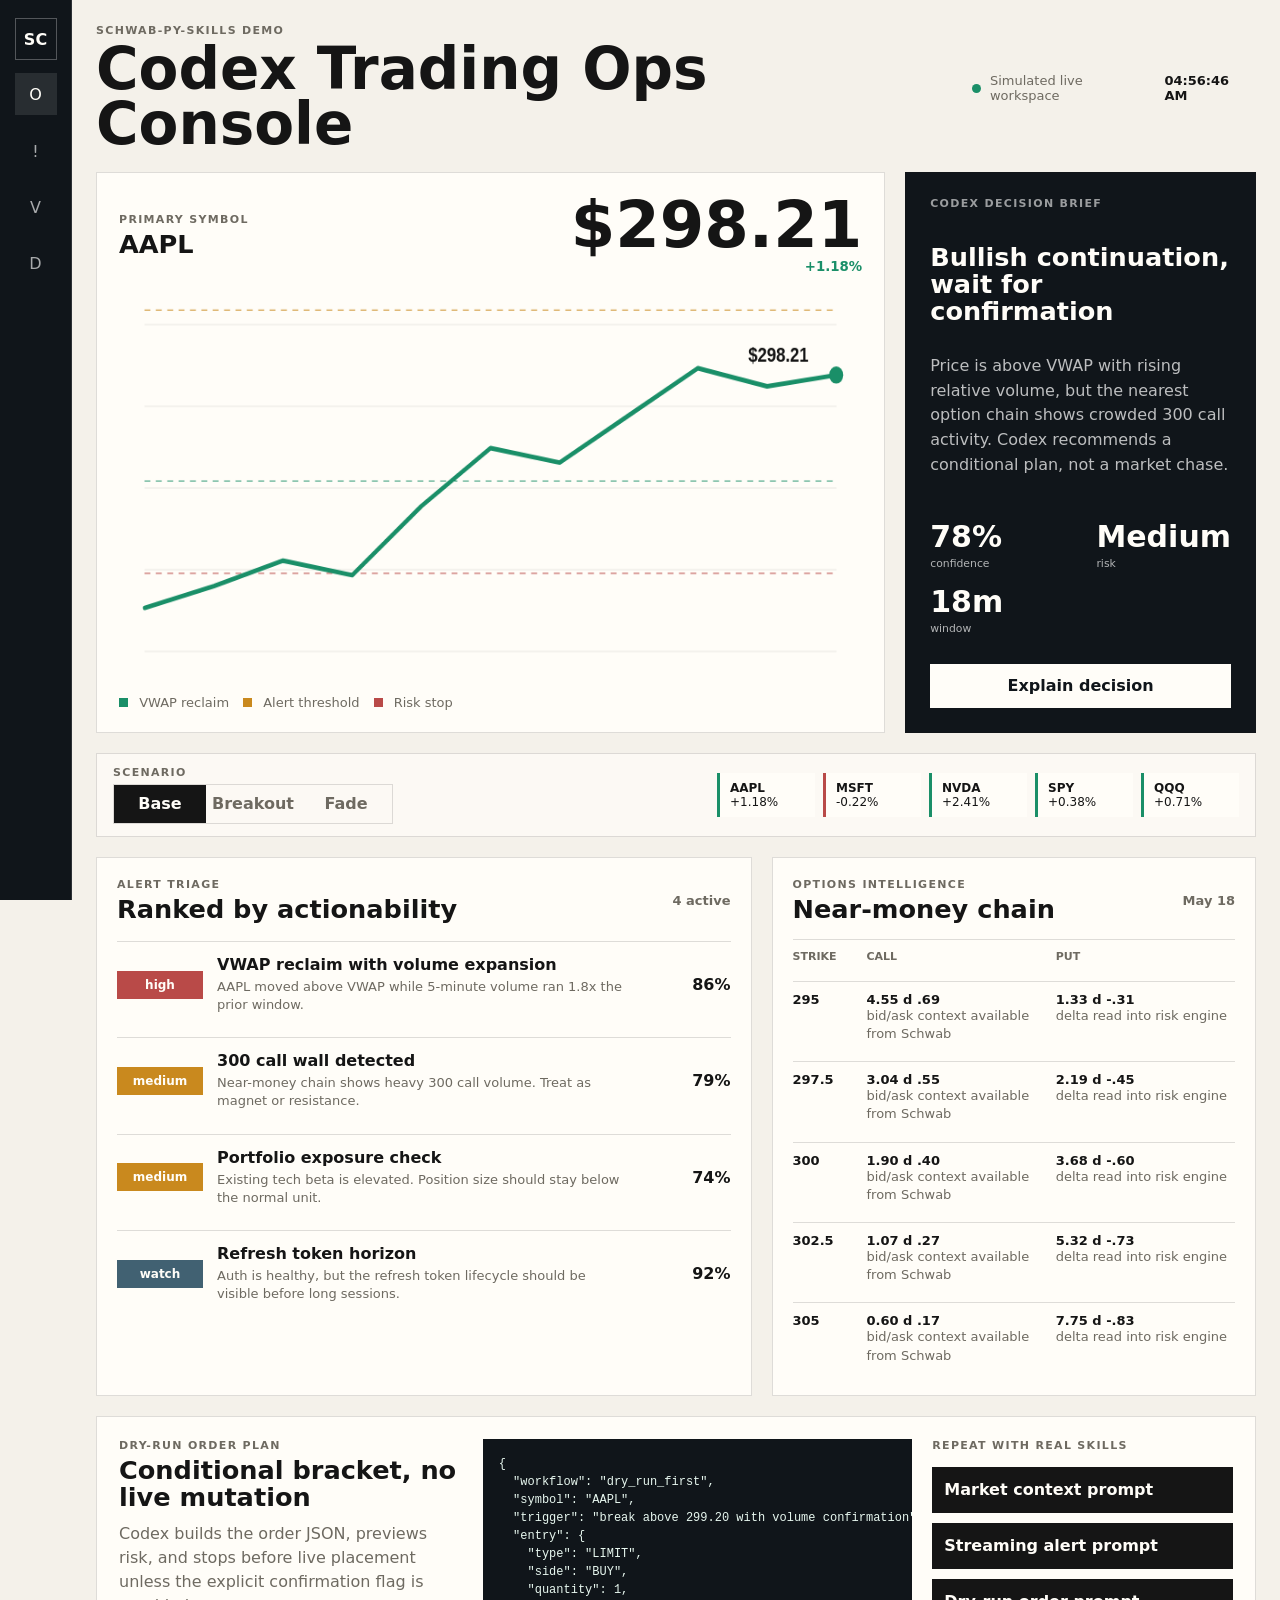
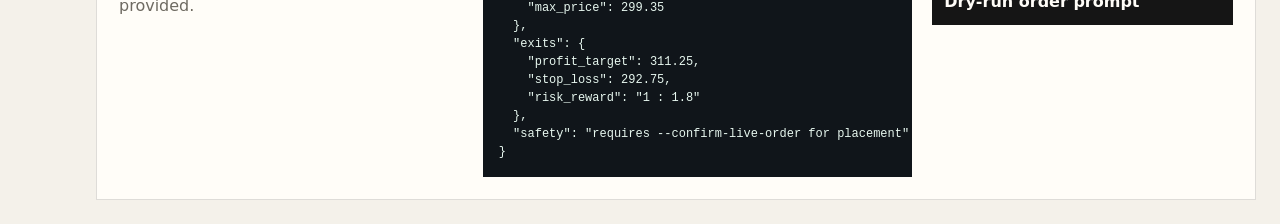
<file: demos/schwab-codex-ops-console/index.html>
<!doctype html>
<html lang="en">
  <head>
    <meta charset="utf-8" />
    <meta name="viewport" content="width=device-width, initial-scale=1" />
    <title>Schwab Codex Ops Console</title>
    <link rel="stylesheet" href="styles.css" />
  </head>
  <body>
    <div class="shell">
      <aside class="rail" aria-label="Workspace navigation">
        <div class="mark">SC</div>
        <button class="railButton active" data-view="overview" title="Overview">O</button>
        <button class="railButton" data-view="alerts" title="Alerts">!</button>
        <button class="railButton" data-view="options" title="Options">V</button>
        <button class="railButton" data-view="orders" title="Dry-run orders">D</button>
      </aside>

      <main class="workspace">
        <header class="topbar">
          <div>
            <p class="eyebrow">schwab-py-skills demo</p>
            <h1>Codex Trading Ops Console</h1>
          </div>
          <div class="statusCluster" aria-label="Session status">
            <span class="pulse"></span>
            <span>Simulated live workspace</span>
            <strong id="clock">--:--:--</strong>
          </div>
        </header>

        <section class="heroGrid" aria-label="Market overview">
          <div class="marketPanel">
            <div class="panelHeader">
              <div>
                <p class="label">Primary symbol</p>
                <h2 id="symbolName">AAPL</h2>
              </div>
              <div class="priceBlock">
                <span id="lastPrice">$298.21</span>
                <small id="priceChange">+1.18%</small>
              </div>
            </div>
            <canvas id="priceChart" width="980" height="420" aria-label="Intraday price chart"></canvas>
            <div class="chartLegend">
              <span><i class="dot green"></i> VWAP reclaim</span>
              <span><i class="dot amber"></i> Alert threshold</span>
              <span><i class="dot red"></i> Risk stop</span>
            </div>
          </div>

          <div class="decisionPanel">
            <p class="label">Codex decision brief</p>
            <h2 id="decisionTitle">Bullish continuation, wait for confirmation</h2>
            <p id="decisionBody">
              Price is above VWAP with rising relative volume, but the nearest option chain
              shows crowded 300 call activity. Codex recommends a conditional plan, not a
              market chase.
            </p>
            <div class="scoreRow">
              <div><span id="confidence">78%</span><small>confidence</small></div>
              <div><span id="riskScore">Medium</span><small>risk</small></div>
              <div><span id="timeWindow">18m</span><small>window</small></div>
            </div>
            <button id="explainButton" class="primaryButton">Explain decision</button>
          </div>
        </section>

        <section class="controlStrip" aria-label="Scenario controls">
          <div>
            <p class="label">Scenario</p>
            <div class="segments" role="tablist" aria-label="Market scenario">
              <button class="segment active" data-scenario="base">Base</button>
              <button class="segment" data-scenario="breakout">Breakout</button>
              <button class="segment" data-scenario="fade">Fade</button>
            </div>
          </div>
          <div class="tickerTape" id="tickerTape" aria-label="Symbol tape"></div>
        </section>

        <section class="opsGrid">
          <section class="signalPane" aria-label="Alert triage">
            <div class="sectionHeader">
              <div>
                <p class="label">Alert triage</p>
                <h2>Ranked by actionability</h2>
              </div>
              <span id="alertCount">4 active</span>
            </div>
            <div id="alerts" class="alerts"></div>
          </section>

          <section class="optionPane" aria-label="Option chain summary">
            <div class="sectionHeader">
              <div>
                <p class="label">Options intelligence</p>
                <h2>Near-money chain</h2>
              </div>
              <span>May 18</span>
            </div>
            <div id="optionsTable" class="optionTable"></div>
          </section>
        </section>

        <section class="planArea" aria-label="Order plan and Codex prompts">
          <div class="planCopy">
            <p class="label">Dry-run order plan</p>
            <h2 id="planTitle">Conditional bracket, no live mutation</h2>
            <p id="planText">
              Codex builds the order JSON, previews risk, and stops before live placement
              unless the explicit confirmation flag is provided.
            </p>
          </div>
          <pre id="orderPlan" class="codeBlock"></pre>
          <div class="promptStack">
            <p class="label">Repeat with real skills</p>
            <button class="copyPrompt" data-prompt="/schwab-market-data get AAPL quote, 5-day price history, option chain near the money, and summarize trade context">
              Market context prompt
            </button>
            <button class="copyPrompt" data-prompt="/schwab-streaming stream AAPL quotes for 60 seconds and alert if price crosses VWAP with rising volume">
              Streaming alert prompt
            </button>
            <button class="copyPrompt" data-prompt="/schwab-orders build a dry-run bracket order for AAPL using the latest quote, 2 percent stop, and 4 percent target">
              Dry-run order prompt
            </button>
          </div>
        </section>
      </main>
    </div>

    <div id="explainDrawer" class="drawer" aria-hidden="true">
      <button id="closeDrawer" class="closeButton" title="Close">x</button>
      <p class="label">Codex reasoning trace</p>
      <h2>How the decision was formed</h2>
      <ol id="reasoningList"></ol>
    </div>

    <div id="toast" class="toast" role="status" aria-live="polite">Prompt copied</div>
    <script src="app.js"></script>
  </body>
</html>
</file>
<file: demos/schwab-codex-ops-console/styles.css>
:root {
  color-scheme: light;
  --paper: #f4f1ea;
  --ink: #151515;
  --muted: #6e6a61;
  --line: rgba(21, 21, 21, 0.14);
  --green: #1a8f68;
  --red: #b94a48;
  --amber: #c9891e;
  --steel: #416172;
  --night: #10151a;
  --white: #fffdf8;
}

* {
  box-sizing: border-box;
}

html {
  min-width: 320px;
}

body {
  margin: 0;
  background: var(--paper);
  color: var(--ink);
  font-family:
    Inter, ui-sans-serif, system-ui, -apple-system, BlinkMacSystemFont, "Segoe UI", sans-serif;
  letter-spacing: 0;
}

button {
  font: inherit;
}

.shell {
  min-height: 100svh;
  display: grid;
  grid-template-columns: 72px minmax(0, 1fr);
}

.rail {
  position: sticky;
  top: 0;
  height: 100svh;
  background: var(--night);
  border-right: 1px solid rgba(255, 255, 255, 0.12);
  display: flex;
  flex-direction: column;
  align-items: center;
  gap: 14px;
  padding: 18px 12px;
}

.mark {
  width: 42px;
  height: 42px;
  display: grid;
  place-items: center;
  color: var(--white);
  border: 1px solid rgba(255, 255, 255, 0.28);
  font-weight: 800;
  letter-spacing: 0;
}

.railButton {
  width: 42px;
  height: 42px;
  border: 0;
  background: transparent;
  color: rgba(255, 255, 255, 0.64);
  cursor: pointer;
  transition:
    background 180ms ease,
    color 180ms ease,
    transform 180ms ease;
}

.railButton:hover,
.railButton.active {
  background: rgba(255, 255, 255, 0.1);
  color: var(--white);
  transform: translateY(-1px);
}

.workspace {
  padding: 24px;
  display: flex;
  flex-direction: column;
  gap: 20px;
}

.topbar,
.panelHeader,
.sectionHeader,
.controlStrip,
.planArea {
  display: flex;
  align-items: center;
  justify-content: space-between;
  gap: 20px;
}

.topbar {
  min-height: 70px;
}

.eyebrow,
.label {
  margin: 0 0 5px;
  color: var(--muted);
  font-size: 11px;
  font-weight: 800;
  letter-spacing: 0.12em;
  text-transform: uppercase;
}

h1,
h2,
p {
  margin: 0;
}

h1 {
  font-size: clamp(30px, 5vw, 58px);
  line-height: 0.95;
  letter-spacing: 0;
}

h2 {
  font-size: clamp(18px, 2vw, 28px);
  line-height: 1.05;
  letter-spacing: 0;
}

.statusCluster {
  min-width: 284px;
  display: inline-flex;
  justify-content: flex-end;
  align-items: center;
  gap: 9px;
  color: var(--muted);
  font-size: 13px;
}

.statusCluster strong {
  color: var(--ink);
  font-variant-numeric: tabular-nums;
}

.pulse {
  width: 9px;
  height: 9px;
  border-radius: 50%;
  background: var(--green);
  box-shadow: 0 0 0 0 rgba(26, 143, 104, 0.45);
  animation: pulse 1.7s infinite;
}

.heroGrid {
  display: grid;
  grid-template-columns: minmax(0, 1.8fr) minmax(280px, 0.8fr);
  gap: 20px;
  align-items: stretch;
}

.marketPanel,
.decisionPanel,
.signalPane,
.optionPane,
.planArea {
  background: var(--white);
  border: 1px solid var(--line);
}

.marketPanel {
  padding: 22px;
}

.decisionPanel {
  padding: 24px;
  display: flex;
  flex-direction: column;
  justify-content: space-between;
  gap: 22px;
  background: var(--night);
  color: var(--white);
}

.decisionPanel .label {
  color: rgba(255, 255, 255, 0.58);
}

#decisionBody {
  color: rgba(255, 255, 255, 0.72);
  line-height: 1.55;
}

.priceBlock {
  text-align: right;
}

.priceBlock span {
  display: block;
  font-size: clamp(34px, 5vw, 70px);
  font-weight: 850;
  letter-spacing: 0;
  line-height: 0.95;
}

.priceBlock small {
  color: var(--green);
  font-weight: 800;
}

canvas {
  width: 100%;
  height: 390px;
  display: block;
  margin-top: 18px;
}

.chartLegend,
.scoreRow {
  display: flex;
  flex-wrap: wrap;
  gap: 14px;
  margin-top: 12px;
  color: var(--muted);
  font-size: 13px;
}

.dot {
  width: 9px;
  height: 9px;
  display: inline-block;
  margin-right: 7px;
}

.green {
  background: var(--green);
}

.amber {
  background: var(--amber);
}

.red {
  background: var(--red);
}

.scoreRow {
  color: rgba(255, 255, 255, 0.68);
  justify-content: space-between;
}

.scoreRow div {
  min-width: 72px;
}

.scoreRow span {
  display: block;
  color: var(--white);
  font-size: 30px;
  font-weight: 850;
}

.scoreRow small {
  display: block;
  margin-top: 3px;
}

.primaryButton,
.segment,
.copyPrompt,
.closeButton {
  border: 0;
  cursor: pointer;
}

.primaryButton {
  height: 44px;
  color: var(--night);
  background: var(--white);
  font-weight: 850;
  transition:
    transform 180ms ease,
    opacity 180ms ease;
}

.primaryButton:hover,
.copyPrompt:hover {
  transform: translateY(-2px);
}

.controlStrip {
  min-height: 74px;
  padding: 12px 16px;
  border: 1px solid var(--line);
  background: rgba(255, 253, 248, 0.74);
}

.segments {
  display: inline-flex;
  border: 1px solid var(--line);
}

.segment {
  min-width: 92px;
  height: 38px;
  background: transparent;
  color: var(--muted);
  font-weight: 800;
}

.segment.active {
  background: var(--ink);
  color: var(--white);
}

.tickerTape {
  flex: 1;
  min-width: 300px;
  display: flex;
  justify-content: flex-end;
  gap: 8px;
  overflow: hidden;
}

.tapeItem {
  min-width: 98px;
  padding: 8px 10px;
  border-left: 3px solid var(--line);
  background: var(--white);
  font-size: 12px;
  transform: translateY(12px);
  opacity: 0;
  animation: riseIn 460ms ease forwards;
}

.tapeItem strong {
  display: block;
}

.tapeItem.up {
  border-color: var(--green);
}

.tapeItem.down {
  border-color: var(--red);
}

.opsGrid {
  display: grid;
  grid-template-columns: minmax(0, 1.15fr) minmax(360px, 0.85fr);
  gap: 20px;
}

.signalPane,
.optionPane {
  padding: 20px;
}

.sectionHeader span {
  color: var(--muted);
  font-size: 13px;
  font-weight: 800;
}

.alerts {
  margin-top: 18px;
  display: grid;
  gap: 10px;
}

.alertRow {
  display: grid;
  grid-template-columns: 86px 1fr 90px;
  gap: 14px;
  align-items: center;
  padding: 13px 0;
  border-top: 1px solid var(--line);
  transition:
    background 180ms ease,
    padding 180ms ease;
}

.alertRow:hover {
  background: rgba(26, 143, 104, 0.06);
  padding-left: 10px;
  padding-right: 10px;
}

.badge {
  display: inline-grid;
  place-items: center;
  height: 28px;
  color: var(--white);
  background: var(--steel);
  font-size: 12px;
  font-weight: 850;
}

.badge.high {
  background: var(--red);
}

.badge.medium {
  background: var(--amber);
}

.alertTitle {
  font-weight: 850;
}

.alertMeta,
.optionMeta {
  margin-top: 4px;
  color: var(--muted);
  font-size: 13px;
  line-height: 1.4;
}

.confidence {
  text-align: right;
  font-weight: 850;
  font-variant-numeric: tabular-nums;
}

.optionTable {
  margin-top: 16px;
  display: grid;
  gap: 8px;
}

.optionRow {
  display: grid;
  grid-template-columns: 64px 1fr 1fr;
  gap: 10px;
  padding: 10px 0;
  border-top: 1px solid var(--line);
  font-size: 13px;
}

.optionRow.header {
  color: var(--muted);
  font-size: 11px;
  font-weight: 850;
  text-transform: uppercase;
}

.optionCell strong {
  display: block;
}

.planArea {
  align-items: stretch;
  display: grid;
  grid-template-columns: minmax(240px, 0.8fr) minmax(300px, 1fr) minmax(230px, 0.7fr);
  padding: 22px;
}

.planCopy p:last-child {
  margin-top: 12px;
  color: var(--muted);
  line-height: 1.5;
}

.codeBlock {
  margin: 0;
  padding: 16px;
  overflow: auto;
  color: #e7f7ef;
  background: var(--night);
  font-size: 12px;
  line-height: 1.5;
}

.promptStack {
  display: grid;
  gap: 10px;
  align-content: start;
}

.copyPrompt {
  min-height: 46px;
  padding: 10px 12px;
  background: var(--ink);
  color: var(--white);
  text-align: left;
  font-weight: 800;
  transition:
    transform 180ms ease,
    background 180ms ease;
}

.copyPrompt:hover {
  background: var(--green);
}

.drawer {
  position: fixed;
  right: 20px;
  bottom: 20px;
  width: min(460px, calc(100vw - 40px));
  max-height: calc(100svh - 40px);
  overflow: auto;
  padding: 24px;
  background: var(--night);
  color: var(--white);
  transform: translateY(24px);
  opacity: 0;
  pointer-events: none;
  transition:
    transform 220ms ease,
    opacity 220ms ease;
  box-shadow: 0 20px 60px rgba(0, 0, 0, 0.28);
}

.drawer.open {
  transform: translateY(0);
  opacity: 1;
  pointer-events: auto;
}

.drawer .label {
  color: rgba(255, 255, 255, 0.58);
}

.drawer ol {
  padding-left: 20px;
  color: rgba(255, 255, 255, 0.78);
  line-height: 1.55;
}

.drawer li {
  margin: 12px 0;
}

.closeButton {
  position: absolute;
  top: 12px;
  right: 12px;
  width: 32px;
  height: 32px;
  background: rgba(255, 255, 255, 0.1);
  color: var(--white);
  font-size: 22px;
}

.toast {
  position: fixed;
  left: 50%;
  bottom: 24px;
  translate: -50% 24px;
  opacity: 0;
  padding: 10px 14px;
  background: var(--ink);
  color: var(--white);
  font-weight: 800;
  transition:
    translate 180ms ease,
    opacity 180ms ease;
}

.toast.show {
  translate: -50% 0;
  opacity: 1;
}

@keyframes pulse {
  70% {
    box-shadow: 0 0 0 12px rgba(26, 143, 104, 0);
  }
  100% {
    box-shadow: 0 0 0 0 rgba(26, 143, 104, 0);
  }
}

@keyframes riseIn {
  to {
    transform: translateY(0);
    opacity: 1;
  }
}

@media (max-width: 1050px) {
  .heroGrid,
  .opsGrid,
  .planArea {
    grid-template-columns: 1fr;
  }

  .tickerTape {
    justify-content: flex-start;
  }
}

@media (max-width: 720px) {
  .shell {
    grid-template-columns: 1fr;
  }

  .rail {
    position: static;
    height: 58px;
    flex-direction: row;
    justify-content: center;
    padding: 8px;
  }

  .mark {
    width: 38px;
    height: 38px;
  }

  .railButton {
    width: 38px;
    height: 38px;
  }

  .workspace {
    padding: 14px;
  }

  .topbar,
  .controlStrip,
  .panelHeader,
  .sectionHeader {
    align-items: flex-start;
    flex-direction: column;
  }

  .statusCluster {
    min-width: 0;
    justify-content: flex-start;
  }

  canvas {
    height: 270px;
  }

  .alertRow,
  .optionRow {
    grid-template-columns: 1fr;
  }

  .confidence {
    text-align: left;
  }

  .segments {
    width: 100%;
  }

  .segment {
    flex: 1;
    min-width: 0;
  }
}
</file>
